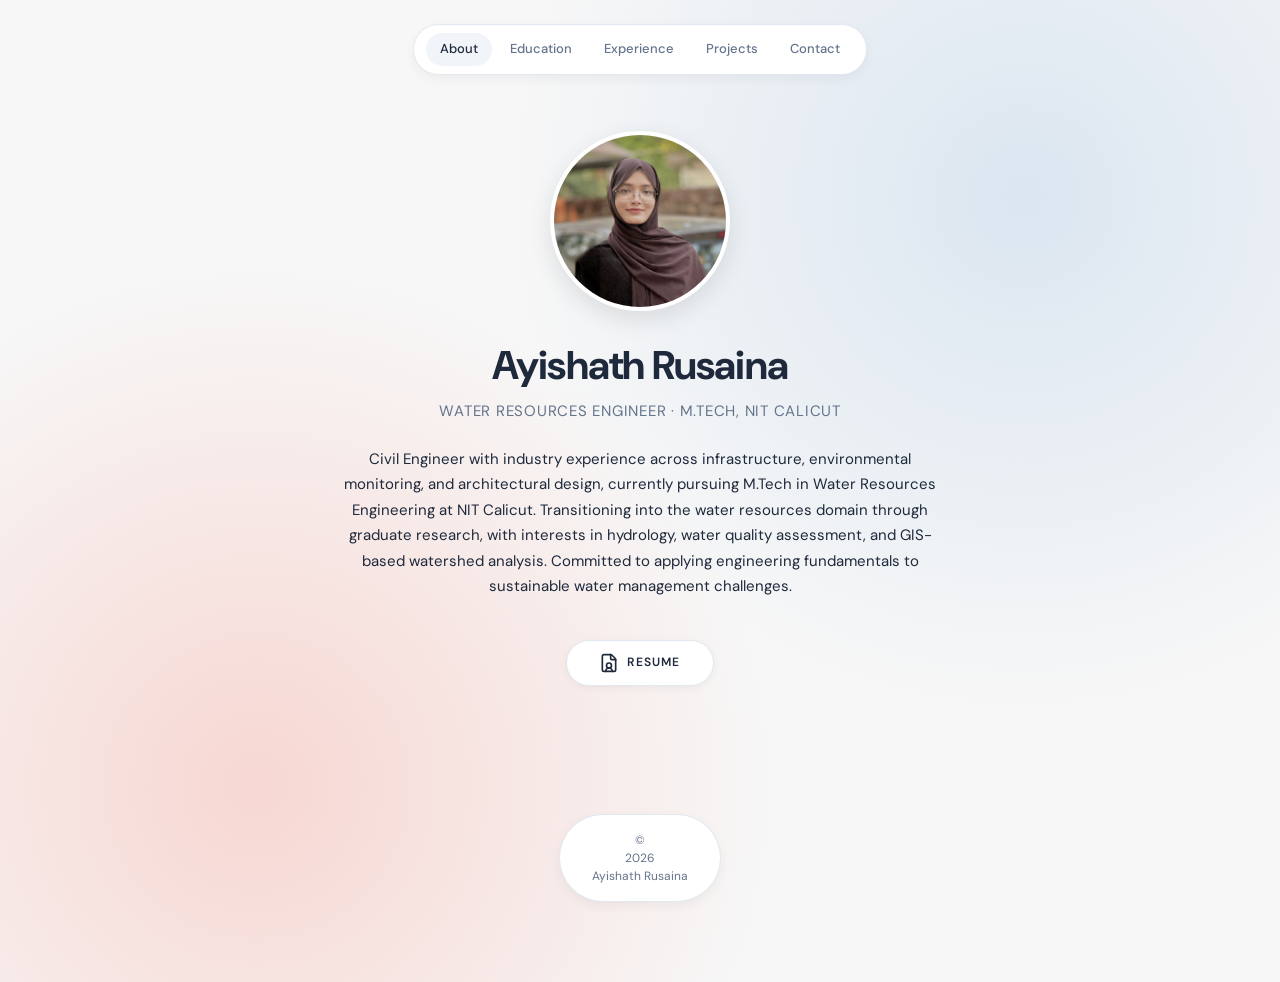
<file: index.html>
<!DOCTYPE html>
<html lang="en">
<head>
  <meta charset="UTF-8" />
  <meta name="viewport" content="width=device-width, initial-scale=1.0" />
  <title>Ayishath Rusaina — Water Resources Engineer</title>
  <link rel="preconnect" href="https://fonts.googleapis.com" />
  <link rel="preconnect" href="https://fonts.gstatic.com" crossorigin />
  <link href="https://fonts.googleapis.com/css2?family=DM+Sans:wght@400;500;600;700&display=swap" rel="stylesheet" />
  <link rel="stylesheet" href="assets/css/style.css" />
</head>
<body>

<nav class="site-nav">
  <div class="nav-container">
    <div class="nav-links">
      <a href="index.html">
        <svg xmlns="http://www.w3.org/2000/svg" width="24" height="24" viewBox="0 0 24 24" fill="none" stroke="currentColor" stroke-width="2" stroke-linecap="round" stroke-linejoin="round" class="nav-icon"><circle cx="12" cy="12" r="10"/><path d="M12 16v-4"/><path d="M12 8h.01"/></svg>
        <span class="nav-text">About</span>
      </a>
      <a href="education.html">
        <svg xmlns="http://www.w3.org/2000/svg" width="24" height="24" viewBox="0 0 24 24" fill="none" stroke="currentColor" stroke-width="2" stroke-linecap="round" stroke-linejoin="round" class="nav-icon"><path d="M4 19.5A2.5 2.5 0 0 1 6.5 17H20"/><path d="M6.5 2H20v20H6.5A2.5 2.5 0 0 1 4 19.5v-15A2.5 2.5 0 0 1 6.5 2z"/></svg>
        <span class="nav-text">Education</span>
      </a>
      <a href="experience.html">
        <svg xmlns="http://www.w3.org/2000/svg" width="24" height="24" viewBox="0 0 24 24" fill="none" stroke="currentColor" stroke-width="2" stroke-linecap="round" stroke-linejoin="round" class="nav-icon"><polyline points="23 6 13.5 15.5 8.5 10.5 1 18"/><polyline points="17 6 23 6 23 12"/></svg>
        <span class="nav-text">Experience</span>
      </a>
      <a href="projects.html">
        <svg xmlns="http://www.w3.org/2000/svg" width="24" height="24" viewBox="0 0 24 24" fill="none" stroke="currentColor" stroke-width="2" stroke-linecap="round" stroke-linejoin="round" class="nav-icon"><path d="M22 19a2 2 0 0 1-2 2H4a2 2 0 0 1-2-2V5a2 2 0 0 1 2-2h5l2 3h9a2 2 0 0 1 2 2z"/></svg>
        <span class="nav-text">Projects</span>
      </a>
      <a href="contact.html">
        <svg xmlns="http://www.w3.org/2000/svg" width="24" height="24" viewBox="0 0 24 24" fill="none" stroke="currentColor" stroke-width="2" stroke-linecap="round" stroke-linejoin="round" class="nav-icon"><path d="M20 21v-2a4 4 0 0 0-4-4H8a4 4 0 0 0-4 4v2"/><circle cx="12" cy="7" r="4"/></svg>
        <span class="nav-text">Contact</span>
      </a>
    </div>
  </div>
</nav>

<main>
  <section class="hero">
    <div class="hero-avatar">
      <img src="assets/images/profile.jpg" alt="Ayishath Rusaina">
    </div>
    <h1 class="hero-name">Ayishath Rusaina</h1>
    <p class="hero-title">Water Resources Engineer · M.Tech, NIT Calicut</p>
    <p class="hero-bio">
      Civil Engineer with industry experience across infrastructure, environmental monitoring, and architectural design, currently pursuing M.Tech in Water Resources Engineering at NIT Calicut. Transitioning into the water resources domain through graduate research, with interests in hydrology, water quality assessment, and GIS-based watershed analysis. Committed to applying engineering fundamentals to sustainable water management challenges.
    </p>
    <div class="hero-actions">
      <a class="btn"
         href="assets/resume/Ayishath_Rusaina_Resume.pdf"
         download>
         <svg xmlns="http://www.w3.org/2000/svg" width="20" height="20" viewBox="0 0 24 24" fill="none" stroke="currentColor" stroke-width="2" stroke-linecap="round" stroke-linejoin="round">
           <path d="M6 22a2 2 0 0 1-2-2V4a2 2 0 0 1 2-2h8a2.4 2.4 0 0 1 1.704.706l3.588 3.588A2.4 2.4 0 0 1 20 8v12a2 2 0 0 1-2 2z"/>
           <path d="M14 2v5a1 1 0 0 0 1 1h5"/>
           <path d="M16 22a4 4 0 0 0-8 0"/>
           <circle cx="12" cy="15" r="3"/>
         </svg>
         Resume
      </a>
    </div>
  </section>
</main>

<footer class="site-footer">
  <div class="footer-inner">
    <span>©</span>
    <span>2026</span>
    <span>Ayishath Rusaina</span>
  </div>
</footer>

<script src="assets/js/main.js"></script>
</body>
</html>
</file>
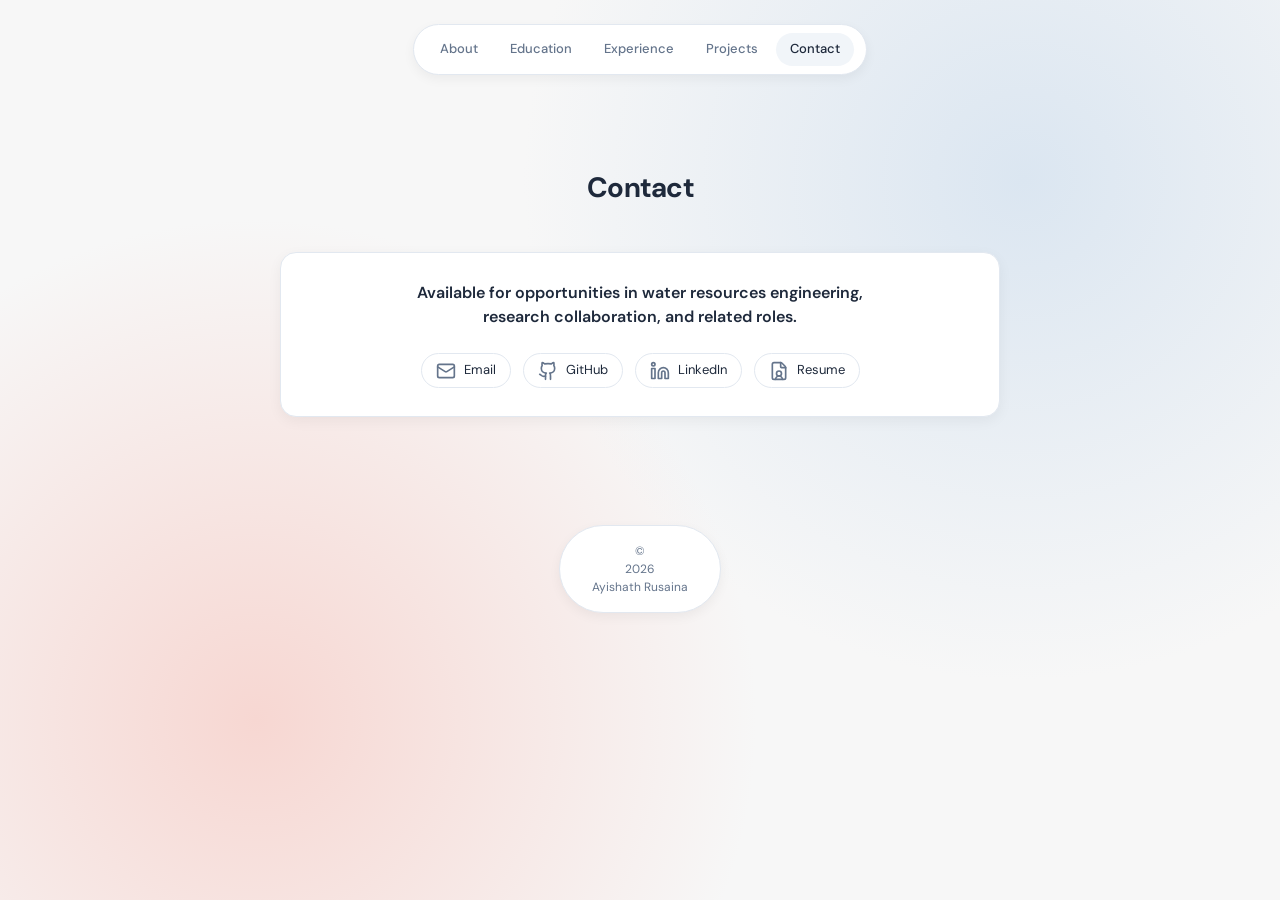
<file: contact.html>
<!DOCTYPE html>
<html lang="en">
<head>
  <meta charset="UTF-8" />
  <meta name="viewport" content="width=device-width, initial-scale=1.0" />
  <title>Contact — Ayishath Rusaina</title>
  <link rel="preconnect" href="https://fonts.googleapis.com" />
  <link rel="preconnect" href="https://fonts.gstatic.com" crossorigin />
  <link href="https://fonts.googleapis.com/css2?family=DM+Sans:wght@400;500;600;700&display=swap" rel="stylesheet" />
  <link rel="stylesheet" href="assets/css/style.css" />
</head>
<body>

<nav class="site-nav">
  <div class="nav-container">
    <div class="nav-links">
      <a href="index.html">
        <svg xmlns="http://www.w3.org/2000/svg" width="24" height="24" viewBox="0 0 24 24" fill="none" stroke="currentColor" stroke-width="2" stroke-linecap="round" stroke-linejoin="round" class="nav-icon"><circle cx="12" cy="12" r="10"/><path d="M12 16v-4"/><path d="M12 8h.01"/></svg>
        <span class="nav-text">About</span>
      </a>
      <a href="education.html">
        <svg xmlns="http://www.w3.org/2000/svg" width="24" height="24" viewBox="0 0 24 24" fill="none" stroke="currentColor" stroke-width="2" stroke-linecap="round" stroke-linejoin="round" class="nav-icon"><path d="M4 19.5A2.5 2.5 0 0 1 6.5 17H20"/><path d="M6.5 2H20v20H6.5A2.5 2.5 0 0 1 4 19.5v-15A2.5 2.5 0 0 1 6.5 2z"/></svg>
        <span class="nav-text">Education</span>
      </a>
      <a href="experience.html">
        <svg xmlns="http://www.w3.org/2000/svg" width="24" height="24" viewBox="0 0 24 24" fill="none" stroke="currentColor" stroke-width="2" stroke-linecap="round" stroke-linejoin="round" class="nav-icon"><polyline points="23 6 13.5 15.5 8.5 10.5 1 18"/><polyline points="17 6 23 6 23 12"/></svg>
        <span class="nav-text">Experience</span>
      </a>
      <a href="projects.html">
        <svg xmlns="http://www.w3.org/2000/svg" width="24" height="24" viewBox="0 0 24 24" fill="none" stroke="currentColor" stroke-width="2" stroke-linecap="round" stroke-linejoin="round" class="nav-icon"><path d="M22 19a2 2 0 0 1-2 2H4a2 2 0 0 1-2-2V5a2 2 0 0 1 2-2h5l2 3h9a2 2 0 0 1 2 2z"/></svg>
        <span class="nav-text">Projects</span>
      </a>
      <a href="contact.html">
        <svg xmlns="http://www.w3.org/2000/svg" width="24" height="24" viewBox="0 0 24 24" fill="none" stroke="currentColor" stroke-width="2" stroke-linecap="round" stroke-linejoin="round" class="nav-icon"><path d="M20 21v-2a4 4 0 0 0-4-4H8a4 4 0 0 0-4 4v2"/><circle cx="12" cy="7" r="4"/></svg>
        <span class="nav-text">Contact</span>
      </a>
    </div>
  </div>
</nav>

<main class="page">

  <h1 class="page-title">Contact</h1>

  <div class="contact-list">

    <div class="contact-card">

      <h3>Available for opportunities in water resources engineering,
      research collaboration, and related roles.</h3>

      <div class="contact-buttons">

        <a class="contact-btn" href="mailto:ayishathrusaina05@gmail.com">
          <svg xmlns="http://www.w3.org/2000/svg" width="20" height="20" viewBox="0 0 24 24" fill="none" stroke="currentColor" stroke-width="2" stroke-linecap="round" stroke-linejoin="round">
            <path d="m22 7-8.991 5.727a2 2 0 0 1-2.009 0L2 7"/>
            <rect x="2" y="4" width="20" height="16" rx="2"/>
          </svg>
          Email
        </a>

        <a class="contact-btn" href="https://github.com/blueberrynest" target="_blank">
          <svg xmlns="http://www.w3.org/2000/svg" width="20" height="20" viewBox="0 0 24 24" fill="none" stroke="currentColor" stroke-width="2" stroke-linecap="round" stroke-linejoin="round">
            <path d="M15 22v-4a4.8 4.8 0 0 0-1-3.5c3 0 6-2 6-5.5.08-1.25-.27-2.48-1-3.5.28-1.15.28-2.35 0-3.5 0 0-1 0-3 1.5-2.64-.5-5.36-.5-8 0C6 2 5 2 5 2c-.3 1.15-.3 2.35 0 3.5A5.403 5.403 0 0 0 4 9c0 3.5 3 5.5 6 5.5-.39.49-.68 1.05-.85 1.65-.17.6-.22 1.23-.15 1.85v4"/>
            <path d="M9 18c-4.51 2-5-2-7-2"/>
          </svg>
          GitHub
        </a>

        <a class="contact-btn" href="https://linkedin.com/in/ayishath-rusaina" target="_blank">
          <svg xmlns="http://www.w3.org/2000/svg" width="20" height="20" viewBox="0 0 24 24" fill="none" stroke="currentColor" stroke-width="2" stroke-linecap="round" stroke-linejoin="round">
            <path d="M16 8a6 6 0 0 1 6 6v7h-4v-7a2 2 0 0 0-2-2 2 2 0 0 0-2 2v7h-4v-7a6 6 0 0 1 6-6z"/>
            <rect width="4" height="12" x="2" y="9"/>
            <circle cx="4" cy="4" r="2"/>
          </svg>
          LinkedIn
        </a>

        <a class="contact-btn" href="assets/resume/Ayishath_Rusaina_Resume.pdf" download>
          <svg xmlns="http://www.w3.org/2000/svg" width="20" height="20" viewBox="0 0 24 24" fill="none" stroke="currentColor" stroke-width="2" stroke-linecap="round" stroke-linejoin="round">
            <path d="M6 22a2 2 0 0 1-2-2V4a2 2 0 0 1 2-2h8a2.4 2.4 0 0 1 1.704.706l3.588 3.588A2.4 2.4 0 0 1 20 8v12a2 2 0 0 1-2 2z"/>
            <path d="M14 2v5a1 1 0 0 0 1 1h5"/>
            <path d="M16 22a4 4 0 0 0-8 0"/>
            <circle cx="12" cy="15" r="3"/>
          </svg>
          Resume
        </a>

      </div>

    </div>

  </div>

</main>

<footer class="site-footer">
  <div class="footer-inner">
    <span>©</span>
    <span>2026</span>
    <span>Ayishath Rusaina</span>
  </div>
</footer>

<script src="assets/js/main.js"></script>
</body>
</html>
</file>
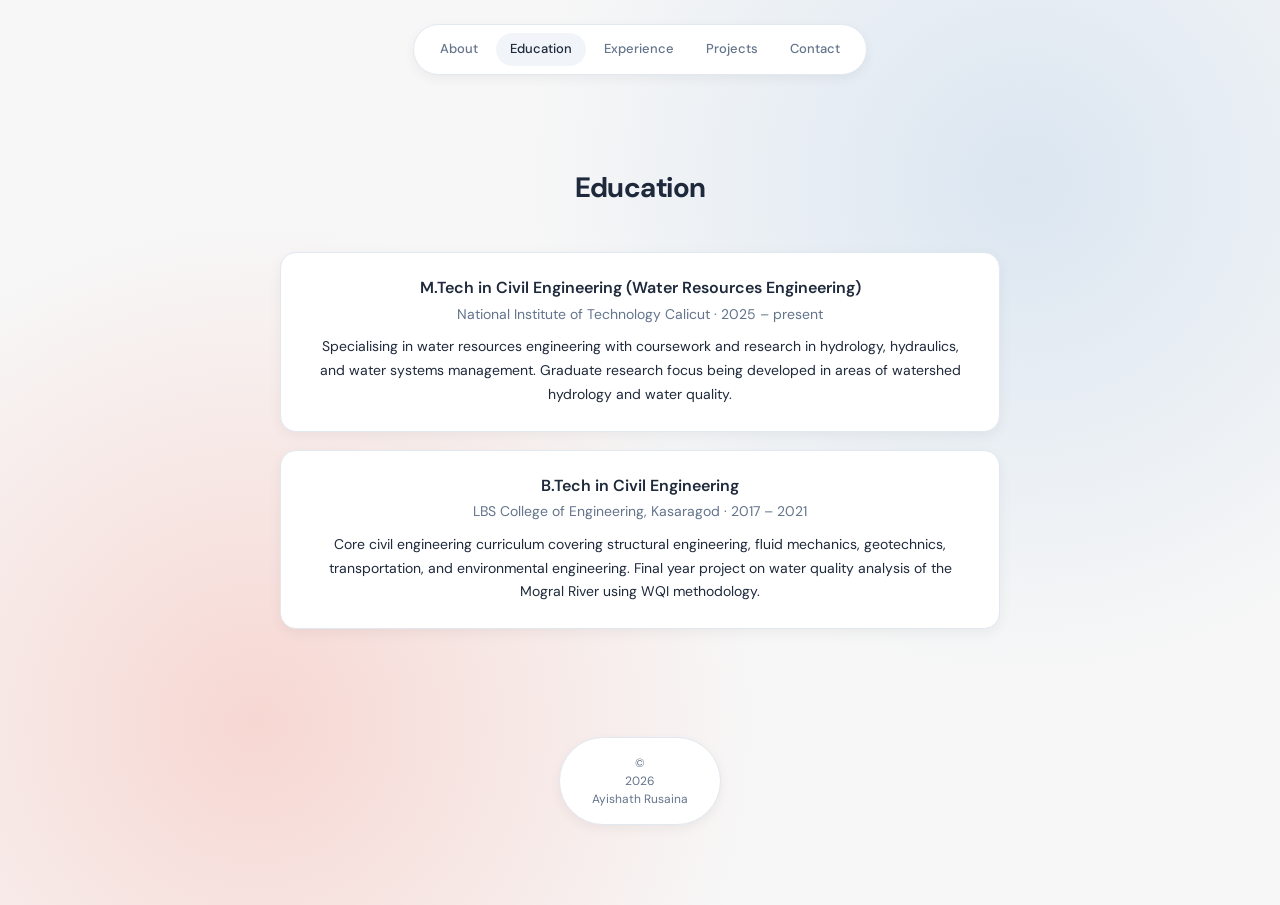
<file: education.html>
<!DOCTYPE html>
<html lang="en">
<head>
  <meta charset="UTF-8" />
  <meta name="viewport" content="width=device-width, initial-scale=1.0" />
  <title>Education — Ayishath Rusaina</title>
  <link rel="preconnect" href="https://fonts.googleapis.com" />
  <link rel="preconnect" href="https://fonts.gstatic.com" crossorigin />
  <link href="https://fonts.googleapis.com/css2?family=DM+Sans:wght@400;500;600;700&display=swap" rel="stylesheet" />
  <link rel="stylesheet" href="assets/css/style.css" />
</head>
<body>

<nav class="site-nav">
  <div class="nav-container">
    <div class="nav-links">
      <a href="index.html">
        <svg xmlns="http://www.w3.org/2000/svg" width="24" height="24" viewBox="0 0 24 24" fill="none" stroke="currentColor" stroke-width="2" stroke-linecap="round" stroke-linejoin="round" class="nav-icon"><circle cx="12" cy="12" r="10"/><path d="M12 16v-4"/><path d="M12 8h.01"/></svg>
        <span class="nav-text">About</span>
      </a>
      <a href="education.html">
        <svg xmlns="http://www.w3.org/2000/svg" width="24" height="24" viewBox="0 0 24 24" fill="none" stroke="currentColor" stroke-width="2" stroke-linecap="round" stroke-linejoin="round" class="nav-icon"><path d="M4 19.5A2.5 2.5 0 0 1 6.5 17H20"/><path d="M6.5 2H20v20H6.5A2.5 2.5 0 0 1 4 19.5v-15A2.5 2.5 0 0 1 6.5 2z"/></svg>
        <span class="nav-text">Education</span>
      </a>
      <a href="experience.html">
        <svg xmlns="http://www.w3.org/2000/svg" width="24" height="24" viewBox="0 0 24 24" fill="none" stroke="currentColor" stroke-width="2" stroke-linecap="round" stroke-linejoin="round" class="nav-icon"><polyline points="23 6 13.5 15.5 8.5 10.5 1 18"/><polyline points="17 6 23 6 23 12"/></svg>
        <span class="nav-text">Experience</span>
      </a>
      <a href="projects.html">
        <svg xmlns="http://www.w3.org/2000/svg" width="24" height="24" viewBox="0 0 24 24" fill="none" stroke="currentColor" stroke-width="2" stroke-linecap="round" stroke-linejoin="round" class="nav-icon"><path d="M22 19a2 2 0 0 1-2 2H4a2 2 0 0 1-2-2V5a2 2 0 0 1 2-2h5l2 3h9a2 2 0 0 1 2 2z"/></svg>
        <span class="nav-text">Projects</span>
      </a>
      <a href="contact.html">
        <svg xmlns="http://www.w3.org/2000/svg" width="24" height="24" viewBox="0 0 24 24" fill="none" stroke="currentColor" stroke-width="2" stroke-linecap="round" stroke-linejoin="round" class="nav-icon"><path d="M20 21v-2a4 4 0 0 0-4-4H8a4 4 0 0 0-4 4v2"/><circle cx="12" cy="7" r="4"/></svg>
        <span class="nav-text">Contact</span>
      </a>
    </div>
  </div>
</nav>

<main class="page">

  <h1 class="page-title">Education</h1>

  <div class="education-list">

    <div class="education-card">
      <h3>M.Tech in Civil Engineering (Water Resources Engineering)</h3>
      <div class="edu-meta">
        National Institute of Technology Calicut · 2025 – present
      </div>
      <p>
      Specialising in water resources engineering with coursework and research
      in hydrology, hydraulics, and water systems management.
      Graduate research focus being developed in areas of watershed hydrology
      and water quality.
      </p>
    </div>

    <div class="education-card">
      <h3>B.Tech in Civil Engineering</h3>
      <div class="edu-meta">
        LBS College of Engineering, Kasaragod · 2017 – 2021
      </div>
      <p>
      Core civil engineering curriculum covering structural engineering,
      fluid mechanics, geotechnics, transportation, and environmental
      engineering. Final year project on water quality analysis of the
      Mogral River using WQI methodology.
      </p>
    </div>

  </div>

</main>

<footer class="site-footer">
  <div class="footer-inner">
    <span>©</span>
    <span>2026</span>
    <span>Ayishath Rusaina</span>
  </div>
</footer>

<script src="assets/js/main.js"></script>
</body>
</html>
</file>
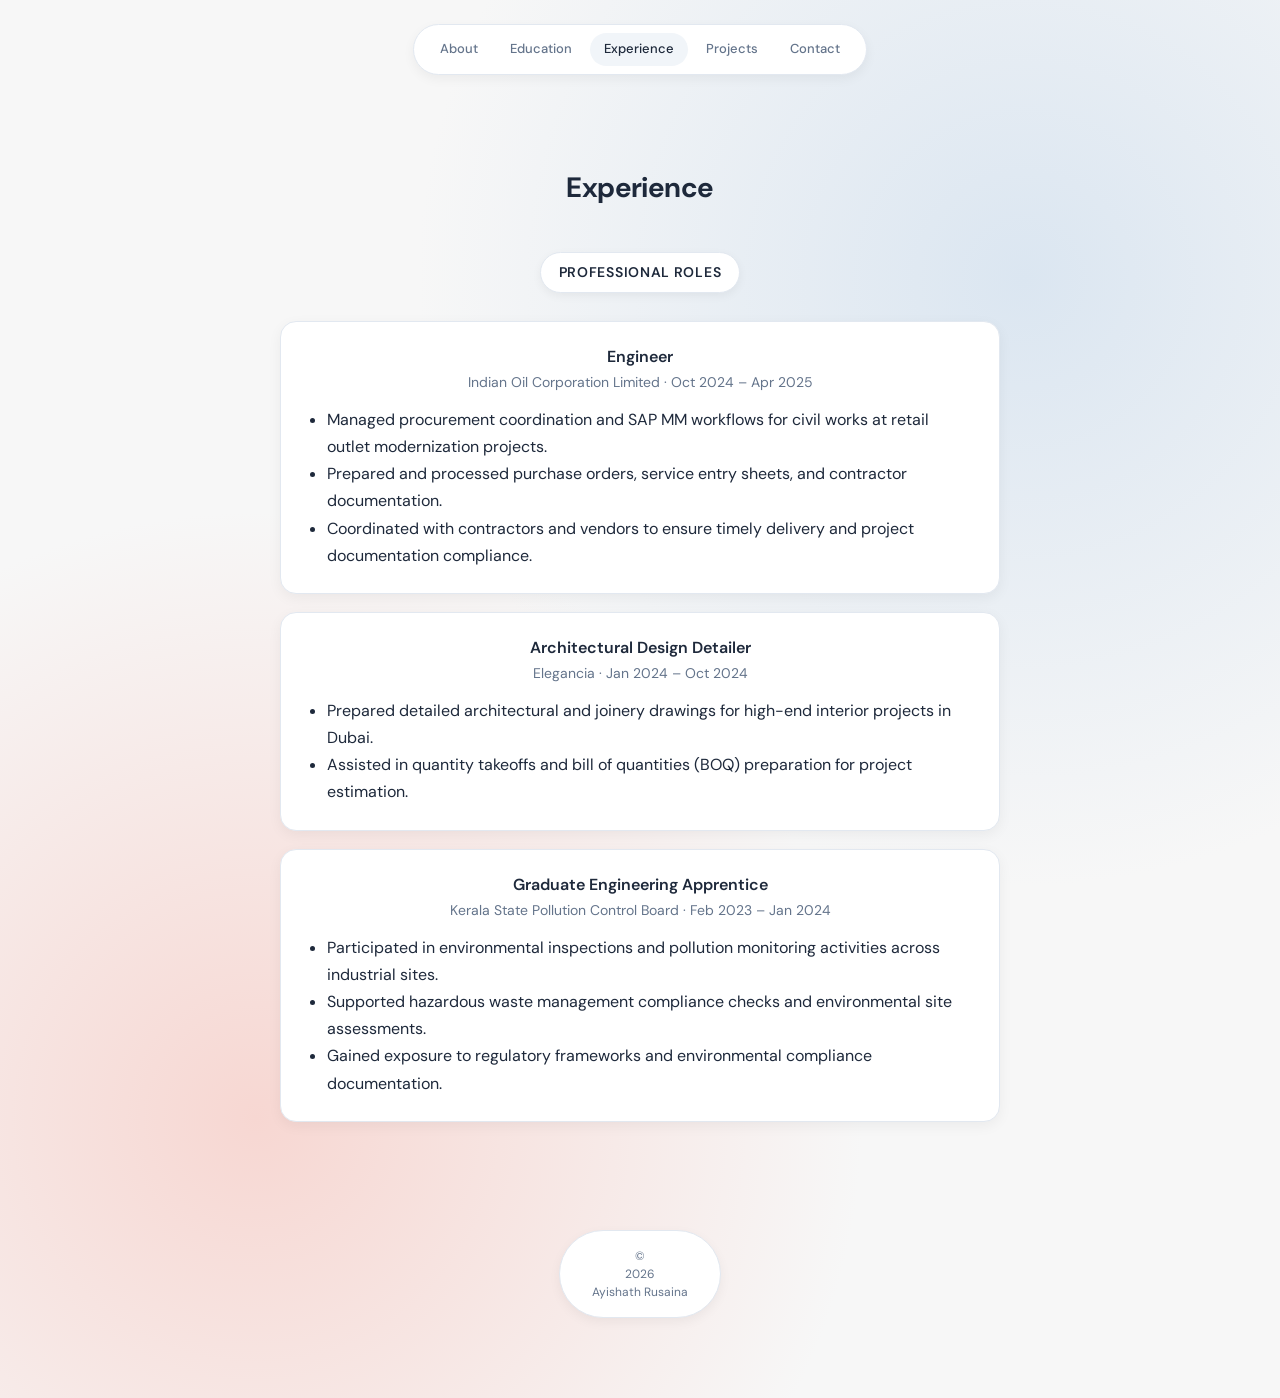
<file: experience.html>
<!DOCTYPE html>
<html lang="en">
<head>
  <meta charset="UTF-8" />
  <meta name="viewport" content="width=device-width, initial-scale=1.0" />
  <title>Experience — Ayishath Rusaina</title>
  <link rel="preconnect" href="https://fonts.googleapis.com" />
  <link rel="preconnect" href="https://fonts.gstatic.com" crossorigin />
  <link href="https://fonts.googleapis.com/css2?family=DM+Sans:wght@400;500;600;700&display=swap" rel="stylesheet" />
  <link rel="stylesheet" href="assets/css/style.css" />
</head>
<body>

<nav class="site-nav">
  <div class="nav-container">
    <div class="nav-links">
      <a href="index.html">
        <svg xmlns="http://www.w3.org/2000/svg" width="24" height="24" viewBox="0 0 24 24" fill="none" stroke="currentColor" stroke-width="2" stroke-linecap="round" stroke-linejoin="round" class="nav-icon"><circle cx="12" cy="12" r="10"/><path d="M12 16v-4"/><path d="M12 8h.01"/></svg>
        <span class="nav-text">About</span>
      </a>
      <a href="education.html">
        <svg xmlns="http://www.w3.org/2000/svg" width="24" height="24" viewBox="0 0 24 24" fill="none" stroke="currentColor" stroke-width="2" stroke-linecap="round" stroke-linejoin="round" class="nav-icon"><path d="M4 19.5A2.5 2.5 0 0 1 6.5 17H20"/><path d="M6.5 2H20v20H6.5A2.5 2.5 0 0 1 4 19.5v-15A2.5 2.5 0 0 1 6.5 2z"/></svg>
        <span class="nav-text">Education</span>
      </a>
      <a href="experience.html">
        <svg xmlns="http://www.w3.org/2000/svg" width="24" height="24" viewBox="0 0 24 24" fill="none" stroke="currentColor" stroke-width="2" stroke-linecap="round" stroke-linejoin="round" class="nav-icon"><polyline points="23 6 13.5 15.5 8.5 10.5 1 18"/><polyline points="17 6 23 6 23 12"/></svg>
        <span class="nav-text">Experience</span>
      </a>
      <a href="projects.html">
        <svg xmlns="http://www.w3.org/2000/svg" width="24" height="24" viewBox="0 0 24 24" fill="none" stroke="currentColor" stroke-width="2" stroke-linecap="round" stroke-linejoin="round" class="nav-icon"><path d="M22 19a2 2 0 0 1-2 2H4a2 2 0 0 1-2-2V5a2 2 0 0 1 2-2h5l2 3h9a2 2 0 0 1 2 2z"/></svg>
        <span class="nav-text">Projects</span>
      </a>
      <a href="contact.html">
        <svg xmlns="http://www.w3.org/2000/svg" width="24" height="24" viewBox="0 0 24 24" fill="none" stroke="currentColor" stroke-width="2" stroke-linecap="round" stroke-linejoin="round" class="nav-icon"><path d="M20 21v-2a4 4 0 0 0-4-4H8a4 4 0 0 0-4 4v2"/><circle cx="12" cy="7" r="4"/></svg>
        <span class="nav-text">Contact</span>
      </a>
    </div>
  </div>
</nav>

<main class="page">

  <h1 class="page-title">Experience</h1>

  <div class="section-label">
      Professional Roles
  </div>

  <div class="experience-list">

    <div class="experience-card">
      <h3>Engineer</h3>
      <div class="exp-meta">
        Indian Oil Corporation Limited · Oct 2024 – Apr 2025
      </div>
      <ul>
        <li>Managed procurement coordination and SAP MM workflows for civil works at retail outlet modernization projects.</li>
        <li>Prepared and processed purchase orders, service entry sheets, and contractor documentation.</li>
        <li>Coordinated with contractors and vendors to ensure timely delivery and project documentation compliance.</li>
      </ul>
    </div>

    <div class="experience-card">
      <h3>Architectural Design Detailer</h3>
      <div class="exp-meta">
        Elegancia · Jan 2024 – Oct 2024
      </div>
      <ul>
        <li>Prepared detailed architectural and joinery drawings for high-end interior projects in Dubai.</li>
        <li>Assisted in quantity takeoffs and bill of quantities (BOQ) preparation for project estimation.</li>
      </ul>
    </div>

    <div class="experience-card">
      <h3>Graduate Engineering Apprentice</h3>
      <div class="exp-meta">
        Kerala State Pollution Control Board · Feb 2023 – Jan 2024
      </div>
      <ul>
        <li>Participated in environmental inspections and pollution monitoring activities across industrial sites.</li>
        <li>Supported hazardous waste management compliance checks and environmental site assessments.</li>
        <li>Gained exposure to regulatory frameworks and environmental compliance documentation.</li>
      </ul>
    </div>

  </div>

</main>

<footer class="site-footer">
  <div class="footer-inner">
    <span>©</span>
    <span>2026</span>
    <span>Ayishath Rusaina</span>
  </div>
</footer>

<script src="assets/js/main.js"></script>
</body>
</html>
</file>
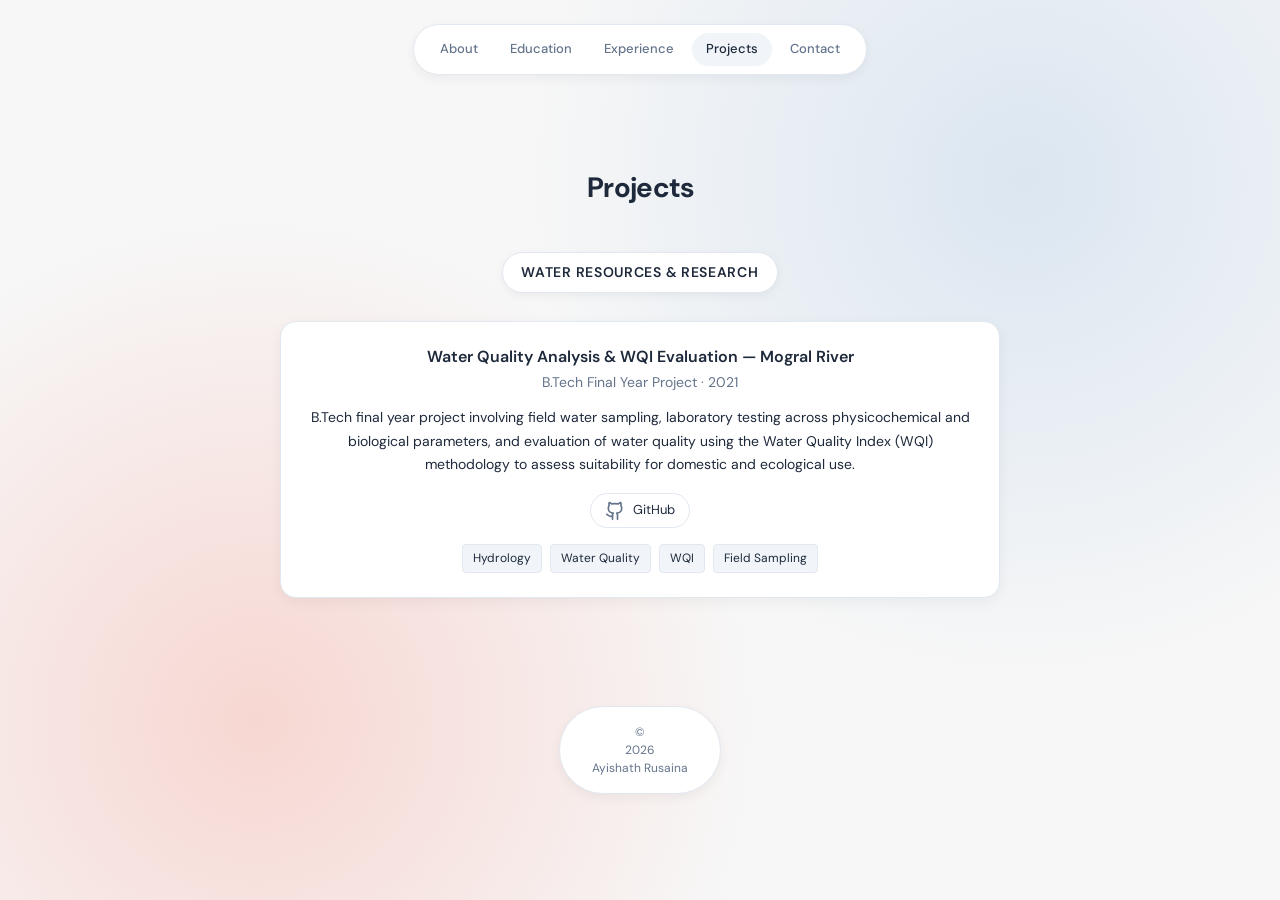
<file: projects.html>
<!DOCTYPE html>
<html lang="en">
<head>
  <meta charset="UTF-8" />
  <meta name="viewport" content="width=device-width, initial-scale=1.0" />
  <title>Projects — Ayishath Rusaina</title>
  <link rel="preconnect" href="https://fonts.googleapis.com" />
  <link rel="preconnect" href="https://fonts.gstatic.com" crossorigin />
  <link href="https://fonts.googleapis.com/css2?family=DM+Sans:wght@400;500;600;700&display=swap" rel="stylesheet" />
  <link rel="stylesheet" href="assets/css/style.css" />
</head>
<body>

<nav class="site-nav">
  <div class="nav-container">
    <div class="nav-links">
      <a href="index.html">
        <svg xmlns="http://www.w3.org/2000/svg" width="24" height="24" viewBox="0 0 24 24" fill="none" stroke="currentColor" stroke-width="2" stroke-linecap="round" stroke-linejoin="round" class="nav-icon"><circle cx="12" cy="12" r="10"/><path d="M12 16v-4"/><path d="M12 8h.01"/></svg>
        <span class="nav-text">About</span>
      </a>
      <a href="education.html">
        <svg xmlns="http://www.w3.org/2000/svg" width="24" height="24" viewBox="0 0 24 24" fill="none" stroke="currentColor" stroke-width="2" stroke-linecap="round" stroke-linejoin="round" class="nav-icon"><path d="M4 19.5A2.5 2.5 0 0 1 6.5 17H20"/><path d="M6.5 2H20v20H6.5A2.5 2.5 0 0 1 4 19.5v-15A2.5 2.5 0 0 1 6.5 2z"/></svg>
        <span class="nav-text">Education</span>
      </a>
      <a href="experience.html">
        <svg xmlns="http://www.w3.org/2000/svg" width="24" height="24" viewBox="0 0 24 24" fill="none" stroke="currentColor" stroke-width="2" stroke-linecap="round" stroke-linejoin="round" class="nav-icon"><polyline points="23 6 13.5 15.5 8.5 10.5 1 18"/><polyline points="17 6 23 6 23 12"/></svg>
        <span class="nav-text">Experience</span>
      </a>
      <a href="projects.html">
        <svg xmlns="http://www.w3.org/2000/svg" width="24" height="24" viewBox="0 0 24 24" fill="none" stroke="currentColor" stroke-width="2" stroke-linecap="round" stroke-linejoin="round" class="nav-icon"><path d="M22 19a2 2 0 0 1-2 2H4a2 2 0 0 1-2-2V5a2 2 0 0 1 2-2h5l2 3h9a2 2 0 0 1 2 2z"/></svg>
        <span class="nav-text">Projects</span>
      </a>
      <a href="contact.html">
        <svg xmlns="http://www.w3.org/2000/svg" width="24" height="24" viewBox="0 0 24 24" fill="none" stroke="currentColor" stroke-width="2" stroke-linecap="round" stroke-linejoin="round" class="nav-icon"><path d="M20 21v-2a4 4 0 0 0-4-4H8a4 4 0 0 0-4 4v2"/><circle cx="12" cy="7" r="4"/></svg>
        <span class="nav-text">Contact</span>
      </a>
    </div>
  </div>
</nav>

<main class="page">

  <h1 class="page-title">Projects</h1>

  <div class="section-label">
      Water Resources & Research
  </div>

  <div class="projects-list">

    <div class="project-card">
      <h3>Water Quality Analysis & WQI Evaluation — Mogral River</h3>
      <div class="proj-meta">
          B.Tech Final Year Project · 2021
      </div>
      <p>
      B.Tech final year project involving field water sampling,
      laboratory testing across physicochemical and biological parameters,
      and evaluation of water quality using the Water Quality Index (WQI)
      methodology to assess suitability for domestic and ecological use.
      </p>
      <div class="project-link">

          <a class="contact-btn"
             href="https://github.com/blueberrynest/mogral-river-wqi.git"
             target="_blank">

            <svg xmlns="http://www.w3.org/2000/svg" width="20" height="20" viewBox="0 0 24 24" fill="none" stroke="currentColor" stroke-width="2" stroke-linecap="round" stroke-linejoin="round">
              <path d="M15 22v-4a4.8 4.8 0 0 0-1-3.5c3 0 6-2 6-5.5.08-1.25-.27-2.48-1-3.5.28-1.15.28-2.35 0-3.5 0 0-1 0-3 1.5-2.64-.5-5.36-.5-8 0C6 2 5 2 5 2c-.3 1.15-.3 2.35 0 3.5A5.403 5.403 0 0 0 4 9c0 3.5 3 5.5 6 5.5-.39.49-.68 1.05-.85 1.65-.17.6-.22 1.23-.15 1.85v4"/>
              <path d="M9 18c-4.51 2-5-2-7-2"/>
            </svg>

            GitHub

          </a>

      </div>
      <div class="project-tags">
          <span class="tag">Hydrology</span>
          <span class="tag">Water Quality</span>
          <span class="tag">WQI</span>
          <span class="tag">Field Sampling</span>
      </div>
    </div>

  </div>

</main>

<footer class="site-footer">
  <div class="footer-inner">
    <span>©</span>
    <span>2026</span>
    <span>Ayishath Rusaina</span>
  </div>
</footer>

<script src="assets/js/main.js"></script>
</body>
</html>
</file>
<file: assets/css/style.css>
/* ─── Reset & Base ─────────────────────────────────────────── */
*, *::before, *::after { box-sizing: border-box; margin: 0; padding: 0; }

:root {
  --bg:        #fcfcfc;
  --surface:   #ffffff;
  --primary:   #1d4ed8;
  --text:      #1e293b;
  --muted:     #64748b;
  --border:    #e2e8f0;
  --hover-bg:  #f1f5f9;
  --radius:    6px;
  --max-w:     1050px;
  --nav-h:     56px;
}

html { font-size: 16px; }

body {
  font-family: 'DM Sans', system-ui, sans-serif;
  min-height: 100vh;
  background:
    radial-gradient(circle at 20% 80%, #f7d7d2 0%, transparent 40%),
    radial-gradient(circle at 80% 20%, #dbe6f1 0%, transparent 40%),
    #f7f7f7;
  color: var(--text);
  line-height: 1.6;
  -webkit-font-smoothing: antialiased;
}

/* ─── Typography ───────────────────────────────────────────── */

h1 {
  font-size: 36px;
  font-weight: 700;
  line-height: 1.2;
}

h2 {
  font-size: 22px;
  font-weight: 600;
  line-height: 1.3;
}

h3 {
  font-size: 18px;
  font-weight: 600;
  line-height: 1.35;
}

p + p {
  margin-top: 12px;
}

/* Generic metadata text */
.meta {
  font-size: 13px;
  color: var(--muted);
}

a {
  color: var(--primary);
  text-decoration: none;
}
a:hover { text-decoration: underline; }

/* ─── Nav ───────────────────────────────────────────────────── */
.site-nav {
  position: sticky;
  top: 24px;
  z-index: 100;
  display: flex;
  justify-content: center;
  padding: 0 24px;
}

.nav-container {
  display: flex;
  justify-content: center;
  background: var(--surface);
  border: 1px solid var(--border);
  border-radius: 50px;
  padding: 8px 12px;
  box-shadow: 0 4px 12px rgba(0, 0, 0, 0.05);
}

.nav-links {
  display: flex;
  align-items: center;
  gap: 4px;
  list-style: none;
}

.nav-links a {
  display: inline-flex;
  align-items: center;
  justify-content: center;
  font-size: 13px;
  font-weight: 500;
  color: var(--muted);
  padding: 6px 14px;
  border-radius: 50px;
  transition: color 120ms ease, background 120ms ease;
}

.nav-icon {
  display: none;
  width: 16px;
  height: 16px;
}
.nav-links a:focus-visible {
  outline: 2px solid var(--primary);
  outline-offset: 2px;
}
.nav-links a:hover {
  color: var(--text);
  background: var(--hover-bg);
  text-decoration: none;
}
.nav-links a.active {
  color: var(--text);
  background: var(--hover-bg);
}

/* ─── Page Layout ───────────────────────────────────────────── */
.page
{
    max-width: 900px;
    margin: 0 auto;
    padding: 120px 24px 60px;
}

/* ─── Page Title ───────────────────────────────────────────── */
.page-title
{
    text-align: center;
    font-size: 28px;
    font-weight: 700;
    letter-spacing: -0.02em;
    margin-bottom: 48px;
}

.page-subtitle
{
    text-align: center;
    font-size: 14px;
    color: var(--muted);
    max-width: 520px;
    margin: -36px auto 48px auto;
}

/* ─── Education List ────────────────────────────────────────── */
.education-list
{
    max-width: 720px;
    margin: 0 auto;
    display: flex;
    flex-direction: column;
    gap: 18px;
}

/* ─── Education Card ────────────────────────────────────────── */
.education-card
{
    background: var(--surface);
    border: 1px solid var(--border);
    border-radius: 16px;
    padding: 24px 28px;
    box-shadow: 0 4px 14px rgba(0,0,0,0.05);
}

.education-card h3
{
    font-size: 16px;
    font-weight: 600;
    margin-bottom: 4px;
    text-align: center;
}

.edu-meta
{
    font-size: 14px;
    color: var(--muted);
    margin-bottom: 10px;
    text-align: center;
}

.education-card p
{
    font-size: 14px;
    line-height: 1.7;
    text-align: center;
}

/* ─── Experience List ───────────────────────────────────────── */
.experience-list
{
    max-width: 720px;
    margin: 0 auto;
    display: flex;
    flex-direction: column;
    gap: 18px;
}

/* ─── Experience Card ───────────────────────────────────────── */
.experience-card
{
    background: var(--surface);
    border: 1px solid var(--border);
    border-radius: 16px;
    padding: 24px 28px;
    box-shadow: 0 4px 14px rgba(0,0,0,0.05);
}

.experience-card h3
{
    font-size: 16px;
    font-weight: 600;
    margin-bottom: 4px;
    text-align: center;
}

.exp-meta
{
    font-size: 14px;
    color: var(--muted);
    margin-bottom: 12px;
    text-align: center;
}

.experience-card ul
{
    margin: 0;
    padding-left: 18px;
    line-height: 1.7;
}

/* ─── Projects List ─────────────────────────────────────────── */
.projects-list
{
    max-width: 720px;
    margin: 0 auto;
    display: flex;
    flex-direction: column;
    gap: 18px;
}

/* ─── Project Card ──────────────────────────────────────────── */
.project-card
{
    background: var(--surface);
    border: 1px solid var(--border);
    border-radius: 16px;
    padding: 24px 28px;
    box-shadow: 0 4px 14px rgba(0,0,0,0.05);
}

.project-card h3
{
    font-size: 16px;
    font-weight: 600;
    margin-bottom: 4px;
    text-align: center;
}

.proj-meta
{
    font-size: 14px;
    color: var(--muted);
    margin-bottom: 12px;
    text-align: center;
}

.project-card p
{
    font-size: 14px;
    line-height: 1.7;
    text-align: center;
}

.project-link
{
    margin-top: 16px;
    display: flex;
    justify-content: center;
}

.project-tags
{
    margin-top: 16px;
    display: flex;
    justify-content: center;
    flex-wrap: wrap;
    gap: 8px;
}

.tag
{
    font-size: 12px;
    padding: 4px 10px;
    border-radius: 50px;
    border: 1px solid var(--border);
    background: var(--surface);
}

/* ─── Contact List ─────────────────────────────────────────── */
.contact-list
{
    max-width: 720px;
    margin: 0 auto;
}

.contact-card
{
    background: var(--surface);
    border: 1px solid var(--border);
    border-radius: 16px;
    padding: 28px;
    box-shadow: 0 4px 14px rgba(0,0,0,0.05);
    text-align: center;
}

.contact-card h3
{
    font-size: 16px;
    font-weight: 600;
    line-height: 1.5;
    color: var(--text);
    max-width: 480px;
    margin: 0 auto;
}

.contact-buttons
{
    margin-top: 24px;
    display: flex;
    justify-content: center;
    flex-wrap: wrap;
    gap: 12px;
}

.contact-btn
{
    display: inline-flex;
    align-items: center;
    gap: 8px;
    padding: 6px 14px;
    border-radius: 50px;
    border: 1px solid var(--border);
    background: var(--surface);
    font-size: 13px;
    text-decoration: none;
    color: var(--text);
    transition: background 120ms ease, border-color 120ms ease;
}

.contact-btn:hover
{
    background: var(--hover-bg);
    border-color: #cbd5e1;
    text-decoration: none;
}

.contact-btn svg
{
    color: var(--muted);
    display: block;
}

/* ─── Page Header ───────────────────────────────────────────── */
.page-header {
  margin-bottom: 40px;
  padding-bottom: 24px;
  border-bottom: 1px solid var(--border);
}

.page-header h1 {
  font-size: 22px;
  font-weight: 600;
  letter-spacing: -0.02em;
  color: var(--text);
}

.page-header p {
  margin-top: 6px;
  font-size: 14px;
  color: var(--muted);
  max-width: 520px;
}

/* ─── Section ───────────────────────────────────────────────── */
.section {
  margin-bottom: 48px;
}

.section p {
  margin-bottom: 10px;
}

.section:first-of-type {
  margin-top: 0;
}

.section-label
{
    display: table;
    margin: 0 auto 28px auto;
    padding: 8px 18px;
    font-size: 14px;
    font-weight: 600;
    letter-spacing: 0.05em;
    text-transform: uppercase;

    background: var(--surface);
    border: 1px solid var(--border);
    border-radius: 50px;

    box-shadow: 0 3px 10px rgba(0,0,0,0.05);
}

/* ─── Cards ─────────────────────────────────────────────────── */

.card-base {
  background: var(--surface);
  border: 1px solid var(--border);
  border-radius: var(--radius);
  padding: 20px 24px;
}

.card {
  margin-bottom: 12px;
}

.card:last-child { margin-bottom: 0; }

.card-title {
  font-size: 14px;
  font-weight: 600;
  color: var(--text);
}

.card-meta {
  font-size: 13px;
  color: var(--muted);
  margin-top: 2px;
}

.card-body {
  margin-top: 12px;
  font-size: 14px;
  color: var(--text);
  line-height: 1.65;
}

.card-body ul {
  padding-left: 18px;
  margin-top: 6px;
}

.card-body li {
  margin-bottom: 4px;
  font-size: 13px;
  color: var(--muted);
}

/* ─── Skill Tags ────────────────────────────────────────────── */
.skill-group { margin-bottom: 24px; }

.skill-group-name {
  font-size: 13px;
  font-weight: 500;
  color: var(--text);
  margin-bottom: 10px;
}

.tags {
  display: flex;
  flex-wrap: wrap;
  gap: 8px;
}

.tag {
  font-size: 12px;
  color: var(--text);
  background: var(--hover-bg);
  border: 1px solid var(--border);
  border-radius: 4px;
  padding: 4px 10px;
}

/* ─── Hero ──────────────────────────────────────────────────── */
.hero {
  max-width: 640px;
  margin: 0 auto;
  padding: 80px 24px;
  text-align: center;
}

.hero-avatar {
  width: 180px;
  height: 180px;
  border-radius: 50%;
  overflow: hidden;
  margin: 0 auto;
  border: 4px solid #fff;
  box-shadow: 0 8px 24px rgba(0, 0, 0, 0.1);
  background: var(--surface);
}

.hero-avatar img {
  width: 100%;
  height: 100%;
  object-fit: cover;
  object-position: center;
  display: block;
}

.hero-name {
  font-size: 40px;
  font-weight: 700;
  letter-spacing: -0.02em;
  line-height: 1.1;
  color: var(--text);
  margin-top: 32px;
}

.hero-title {
  font-size: 15px;
  letter-spacing: 0.05em;
  color: var(--muted);
  margin-top: 12px;
  text-transform: uppercase;
}

.hero-bio {
  font-size: 15px;
  line-height: 1.7;
  max-width: 600px;
  margin: 24px auto 0 auto;
  color: var(--text);
}

.hero-actions {
  display: flex;
  justify-content: center;
  margin-top: 40px;
}

.btn {
  display: inline-flex;
  align-items: center;
  gap: 8px;
  font-size: 12px;
  font-weight: 600;
  letter-spacing: 0.1em;
  text-transform: uppercase;
  padding: 12px 32px;
  border-radius: 50px;
  background: var(--surface);
  color: var(--text);
  border: 1px solid var(--border);
  box-shadow: 0 2px 8px rgba(0, 0, 0, 0.05);
  transition: all 150ms ease;
  cursor: pointer;
}
.btn:hover {
  background: var(--hover-bg);
  border-color: #cbd5e1;
  text-decoration: none;
  transform: translateY(-1px);
}

/* ─── Footer ────────────────────────────────────────────────── */

.site-footer {
  display: flex;
  justify-content: center;
  padding: 48px 24px 80px;
}

.footer-inner {
  display: flex;
  flex-direction: column;
  align-items: center;
  background: var(--surface);
  border: 1px solid var(--border);
  border-radius: 50px;
  padding: 16px 32px;
  box-shadow: 0 4px 12px rgba(0, 0, 0, 0.05);
  font-size: 12px;
  color: var(--muted);
  text-align: center;
  line-height: 1.5;
}

/* ─── Utility Classes ───────────────────────── */

.mt-8 {
  margin-top: 8px;
}

.text-small-muted {
  font-size: 12px;
  color: var(--muted);
}

.card-dashed {
  background: var(--bg);
  border-style: dashed;
}

.card-muted-title {
  font-weight: 500;
  color: var(--muted);
}

.text-muted {
  color: var(--muted);
}

/* ─── Responsive ────────────────────────────────────────────── */
@media (max-width: 600px) {
  .site-nav {
    top: 12px;
    padding: 0 6px;
  }

  .nav-container {
    padding: 6px 4px;
  }

  .nav-links {
    gap: 0;
  }

  .nav-icon {
    display: block;
  }

  .nav-text {
    display: none;
  }

  .nav-links a {
    padding: 6px 10px;
  }

  .page-title {
    font-size: 24px;
  }

  .section-label {
    font-size: 13px;
  }

  .education-card h3,
  .experience-card h3,
  .project-card h3 {
    font-size: 15px;
  }

  .edu-meta,
  .exp-meta,
  .proj-meta {
    font-size: 13px;
  }

  .education-card p,
  .project-card p {
    font-size: 13px;
  }

  .contact-card h3 {
    font-size: 13px;
    line-height: 1.45;
  }

  .contact-btn {
    font-size: 12px;
  }

  .hero { padding: 60px 20px; }
  .hero-avatar { width: 140px; height: 140px; }
  .hero-name { font-size: 32px; }

  .education-card,
  .experience-card,
  .project-card,
  .contact-card {
    padding: 20px;
  }

  .page {
    padding: 100px 20px 60px;
  }
}
</file>
